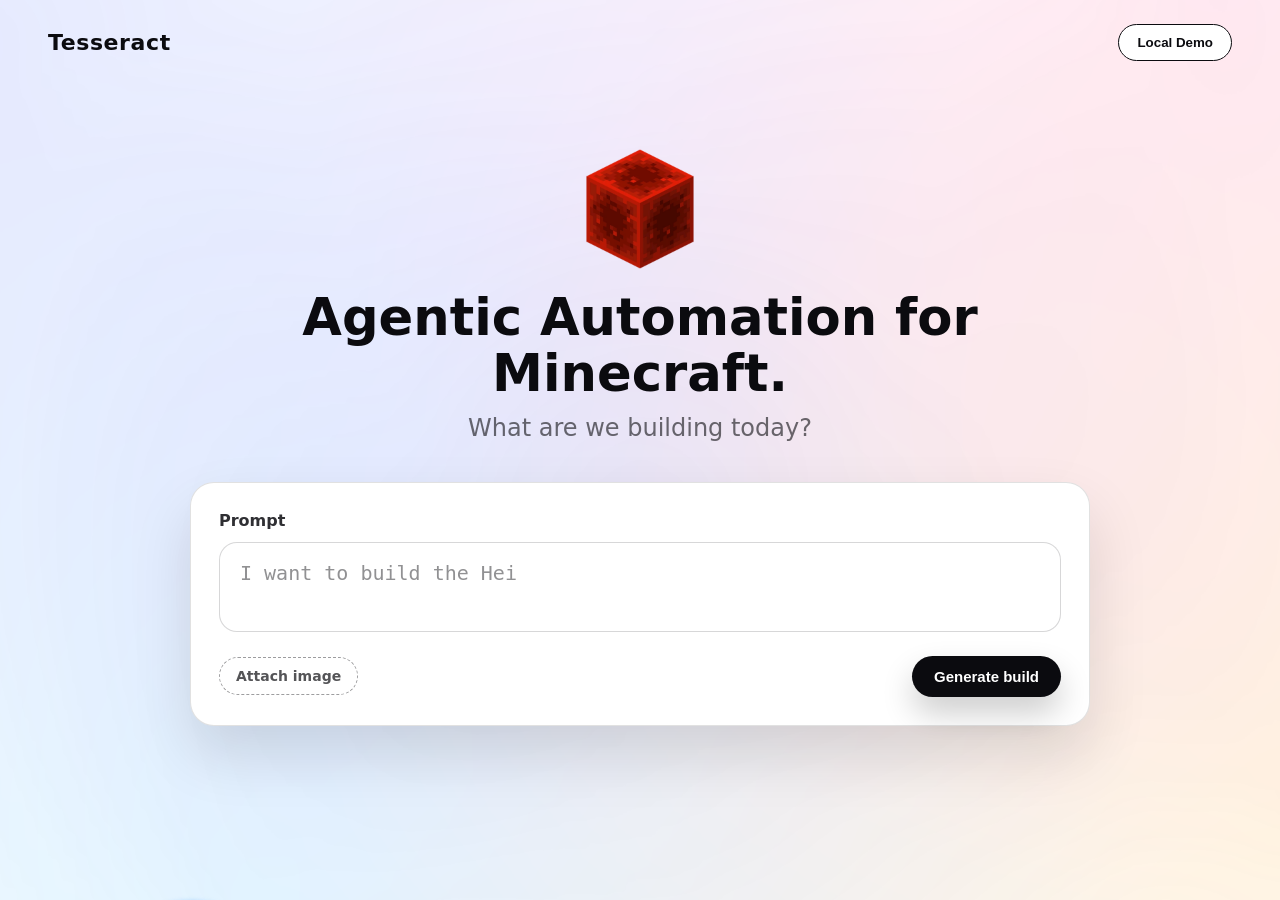
<file: web/index.html>
<!DOCTYPE html>
<html lang="en">
  <head>
    <meta charset="UTF-8" />
    <meta name="viewport" content="width=device-width, initial-scale=1.0" />
    <title>Tesseract Build Compiler</title>
    <link rel="stylesheet" href="./styles.css" />
  </head>
  <body>
    <div class="bubbles" aria-hidden="true">
      <span class="bubble bubble-1"></span>
      <span class="bubble bubble-2"></span>
      <span class="bubble bubble-3"></span>
      <span class="bubble bubble-4"></span>
      <span class="bubble bubble-5"></span>
      <span class="bubble bubble-6"></span>
      <span class="bubble bubble-7"></span>
      <span class="bubble bubble-8"></span>
    </div>
    <header class="top-bar">
      <div class="brand">Tesseract</div>
      <button class="ghost-button" type="button">Local Demo</button>
    </header>

    <main class="hero">
      <div class="hero-content" id="heroContent">
        <img class="logo" src="./redstoneblock.png" alt="Redstone Block" />
        <h1>Agentic Automation for Minecraft.</h1>
        <p class="subtitle">What are we building today?</p>

        <div class="prompt-card">
          <label class="prompt-label" for="promptInput">Prompt</label>
          <textarea
            id="promptInput"
            class="prompt-input"
            rows="2"
            placeholder="I want to build"
          ></textarea>
          <div class="prompt-actions">
            <label class="attach-button" for="imageInput">Attach image</label>
            <input id="imageInput" type="file" accept="image/*" multiple />
            <button class="primary-button" type="button" id="generateButton">Generate build</button>
          </div>
        </div>
      </div>
      <div class="status-panel hidden" id="statusPanel">
        <div class="status-message" id="statusMessage">Initializing...</div>
        <div class="status-done hidden" id="statusDone">
          <h2 class="done-title">Done!</h2>
          <p class="done-subtitle"><em>Let it be built before your eyes.</em></p>
          <div class="done-url-row">
            <code class="done-url" id="resultLink"></code>
            <button class="ghost-button" type="button" id="copyButton">Copy</button>
          </div>
        </div>
        <p class="result-error hidden" id="resultError"></p>
      </div>
    </main>

    <script src="./app.js"></script>
  </body>
</html>
</file>
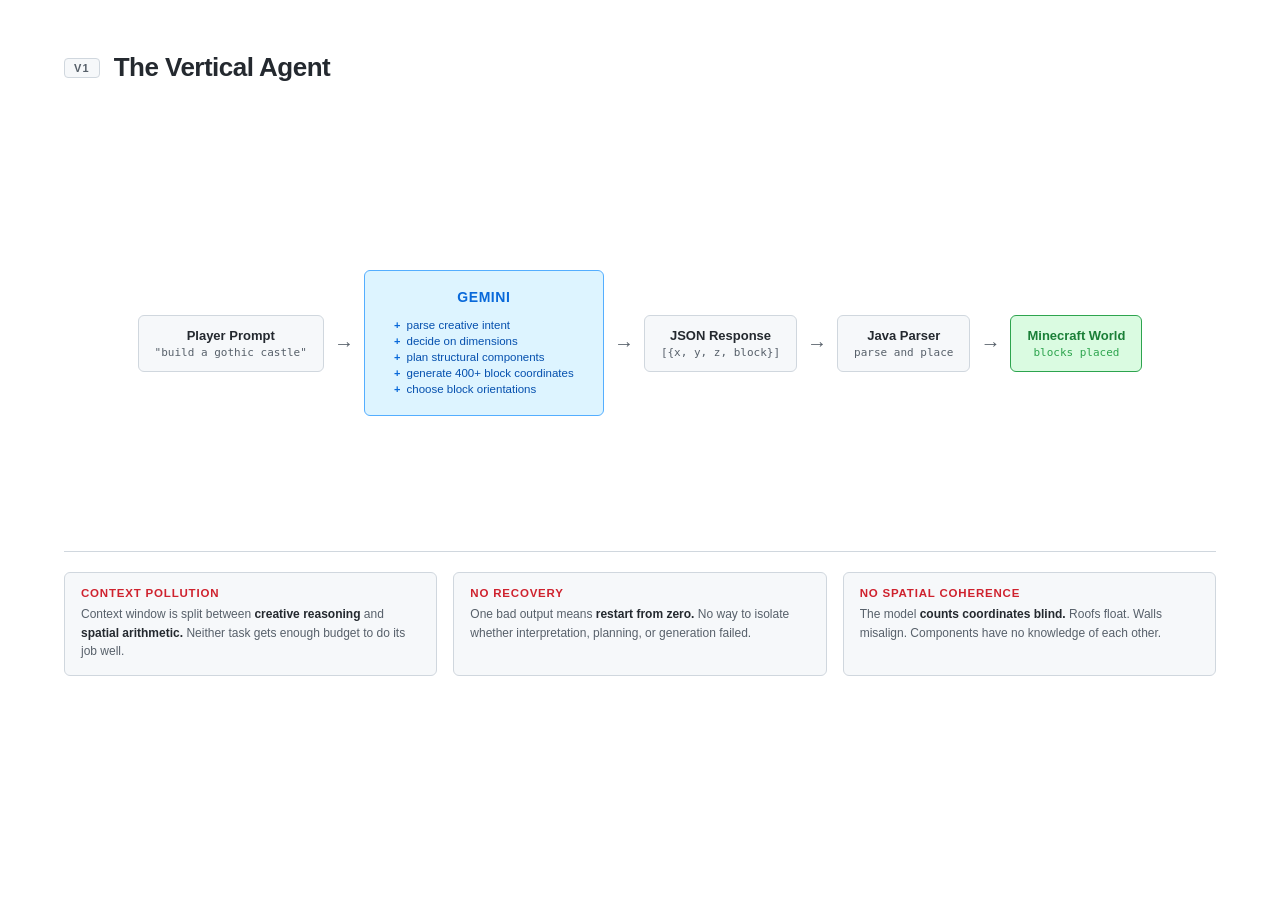
<file: slides/v0_architecture.html>
<!DOCTYPE html>
<html>
<head>
<meta charset="UTF-8">
<style>
  * { box-sizing: border-box; margin: 0; padding: 0; }
  html, body {
    width: 1280px; height: 720px;
    background: #ffffff;
    color: #24292f;
    font-family: -apple-system, BlinkMacSystemFont, 'Segoe UI', Helvetica, Arial, sans-serif;
    overflow: hidden;
  }

  .slide {
    width: 1280px; height: 720px;
    display: flex;
    flex-direction: column;
    padding: 52px 64px 44px;
  }

  .header {
    display: flex;
    align-items: center;
    gap: 14px;
    margin-bottom: 52px;
    flex-shrink: 0;
  }
  .tag {
    background: #f6f8fa;
    border: 1px solid #d0d7de;
    color: #57606a;
    font-size: 11px;
    font-weight: 700;
    letter-spacing: 0.1em;
    text-transform: uppercase;
    padding: 3px 9px;
    border-radius: 4px;
  }
  .title {
    font-size: 26px;
    font-weight: 700;
    color: #24292f;
    letter-spacing: -0.02em;
  }

  /* Pipeline */
  .pipeline {
    display: flex;
    align-items: center;
    justify-content: center;
    flex: 1;
  }

  .arrow {
    color: #57606a;
    font-size: 20px;
    padding: 0 10px;
    flex-shrink: 0;
  }

  .node {
    display: flex;
    flex-direction: column;
    align-items: center;
    justify-content: center;
    border-radius: 6px;
    padding: 12px 16px;
    text-align: center;
    flex-shrink: 0;
  }
  .node .n-label {
    font-size: 13px;
    font-weight: 600;
  }
  .node .n-sub {
    font-size: 11px;
    margin-top: 3px;
    font-family: 'SF Mono', 'Consolas', monospace;
  }

  /* plain node */
  .node-plain {
    background: #f6f8fa;
    border: 1px solid #d0d7de;
    min-width: 110px;
  }
  .node-plain .n-label { color: #24292f; }
  .node-plain .n-sub   { color: #57606a; }

  /* LLM node */
  .node-llm {
    background: #ddf4ff;
    border: 1px solid #54aeff;
    min-width: 240px;
  }
  .node-llm .gem-title {
    font-size: 14px;
    font-weight: 700;
    color: #0969da;
    letter-spacing: 0.04em;
    margin-bottom: 12px;
  }
  .node-llm ul {
    list-style: none;
    text-align: left;
  }
  .node-llm ul li {
    font-size: 11.5px;
    color: #0550ae;
    padding: 2px 0;
    display: flex;
    align-items: center;
    gap: 6px;
  }
  .node-llm ul li::before {
    content: '+';
    font-weight: 700;
    color: #0969da;
    font-size: 11px;
  }

  /* output node */
  .node-out {
    background: #dafbe1;
    border: 1px solid #2da44e;
    min-width: 110px;
  }
  .node-out .n-label { color: #1a7f37; }
  .node-out .n-sub   { color: #2da44e; }

  /* Divider */
  .divider {
    width: 100%;
    height: 1px;
    background: #d0d7de;
    margin: 0 0 20px;
  }

  /* Limitation cards */
  .limitations {
    display: flex;
    gap: 16px;
    flex-shrink: 0;
  }
  .limit-card {
    flex: 1;
    background: #f6f8fa;
    border: 1px solid #d0d7de;
    border-radius: 6px;
    padding: 14px 16px;
  }
  .limit-card .l-title {
    font-size: 11.5px;
    font-weight: 700;
    color: #cf222e;
    text-transform: uppercase;
    letter-spacing: 0.07em;
    margin-bottom: 6px;
  }
  .limit-card .l-body {
    font-size: 12px;
    color: #57606a;
    line-height: 1.55;
  }
  .limit-card .l-body strong { color: #24292f; }
</style>
</head>
<body>
<div class="slide">

  <div class="header">
    <span class="tag">v1</span>
    <span class="title">The Vertical Agent</span>
  </div>

  <div class="pipeline">

    <div class="node node-plain">
      <div class="n-label">Player Prompt</div>
      <div class="n-sub">"build a gothic castle"</div>
    </div>

    <div class="arrow">→</div>

    <div class="node node-llm" style="padding: 18px 24px;">
      <div class="gem-title">GEMINI</div>
      <ul>
        <li>parse creative intent</li>
        <li>decide on dimensions</li>
        <li>plan structural components</li>
        <li>generate 400+ block coordinates</li>
        <li>choose block orientations</li>
      </ul>
    </div>

    <div class="arrow">→</div>

    <div class="node node-plain">
      <div class="n-label">JSON Response</div>
      <div class="n-sub">[{x, y, z, block}]</div>
    </div>

    <div class="arrow">→</div>

    <div class="node node-plain">
      <div class="n-label">Java Parser</div>
      <div class="n-sub">parse and place</div>
    </div>

    <div class="arrow">→</div>

    <div class="node node-out">
      <div class="n-label">Minecraft World</div>
      <div class="n-sub">blocks placed</div>
    </div>

  </div>

  <div class="divider"></div>

  <div class="limitations">
    <div class="limit-card">
      <div class="l-title">Context Pollution</div>
      <div class="l-body">
        Context window is split between <strong>creative reasoning</strong> and <strong>spatial arithmetic.</strong>
        Neither task gets enough budget to do its job well.
      </div>
    </div>
    <div class="limit-card">
      <div class="l-title">No Recovery</div>
      <div class="l-body">
        One bad output means <strong>restart from zero.</strong>
        No way to isolate whether interpretation, planning, or generation failed.
      </div>
    </div>
    <div class="limit-card">
      <div class="l-title">No Spatial Coherence</div>
      <div class="l-body">
        The model <strong>counts coordinates blind.</strong>
        Roofs float. Walls misalign. Components have no knowledge of each other.
      </div>
    </div>
  </div>

</div>
</body>
</html>
</file>
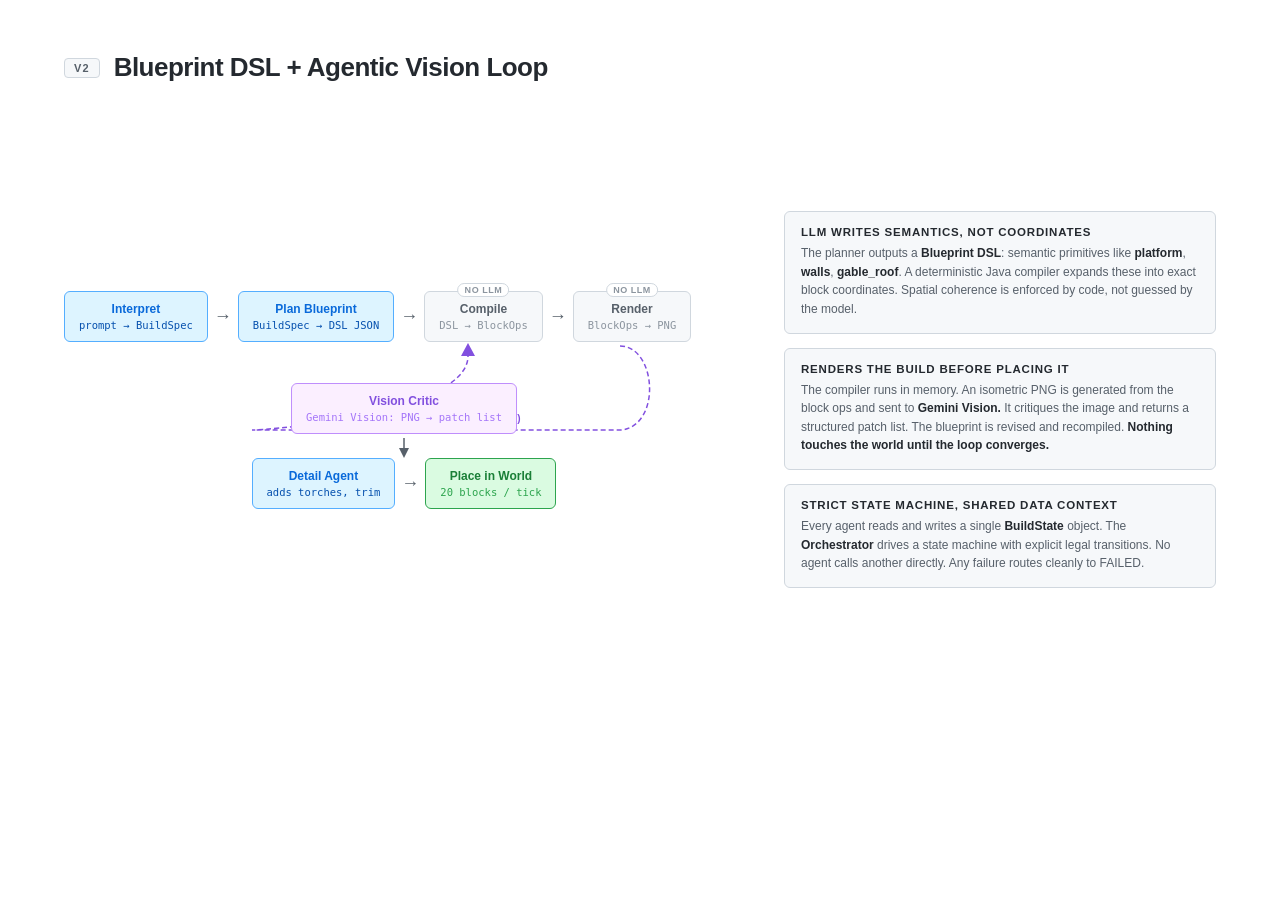
<file: slides/v2_architecture.html>
<!DOCTYPE html>
<html>
<head>
<meta charset="UTF-8">
<style>
  * { box-sizing: border-box; margin: 0; padding: 0; }
  html, body {
    width: 1280px; height: 720px;
    background: #ffffff;
    color: #24292f;
    font-family: -apple-system, BlinkMacSystemFont, 'Segoe UI', Helvetica, Arial, sans-serif;
    overflow: hidden;
  }

  .slide {
    width: 1280px; height: 720px;
    display: flex;
    flex-direction: column;
    padding: 52px 64px 44px;
  }

  .header {
    display: flex;
    align-items: center;
    gap: 14px;
    margin-bottom: 40px;
    flex-shrink: 0;
  }
  .tag {
    background: #f6f8fa;
    border: 1px solid #d0d7de;
    color: #57606a;
    font-size: 11px;
    font-weight: 700;
    letter-spacing: 0.1em;
    text-transform: uppercase;
    padding: 3px 9px;
    border-radius: 4px;
  }
  .title {
    font-size: 26px;
    font-weight: 700;
    color: #24292f;
    letter-spacing: -0.02em;
  }

  /* body: pipeline left, cards right */
  .body {
    display: flex;
    gap: 40px;
    flex: 1;
    min-height: 0;
  }

  /* ---- Pipeline ---- */
  .pipeline-col {
    position: relative;
    flex-shrink: 0;
    width: 680px;
    display: flex;
    flex-direction: column;
    justify-content: center;
  }

  .row {
    display: flex;
    align-items: center;
  }

  .arrow {
    color: #57606a;
    font-size: 18px;
    padding: 0 6px;
    flex-shrink: 0;
  }

  /* base node */
  .node {
    display: flex;
    flex-direction: column;
    align-items: center;
    justify-content: center;
    border-radius: 6px;
    padding: 10px 14px;
    text-align: center;
    flex-shrink: 0;
  }
  .n-label {
    font-size: 12px;
    font-weight: 700;
    white-space: nowrap;
  }
  .n-sub {
    font-size: 10.5px;
    margin-top: 3px;
    font-family: 'SF Mono', 'Consolas', monospace;
    white-space: nowrap;
  }

  /* LLM node: blue */
  .llm {
    background: #ddf4ff;
    border: 1px solid #54aeff;
    min-width: 116px;
  }
  .llm .n-label { color: #0969da; }
  .llm .n-sub   { color: #0550ae; }

  /* deterministic node: gray */
  .det {
    background: #f6f8fa;
    border: 1px solid #d0d7de;
    min-width: 116px;
    position: relative;
  }
  .det .n-label { color: #57606a; }
  .det .n-sub   { color: #8c959f; }

  /* critic node: purple */
  .critic {
    background: #fbefff;
    border: 1px solid #bf8efc;
    min-width: 130px;
  }
  .critic .n-label { color: #8250df; }
  .critic .n-sub   { color: #a475f9; }

  /* output node: green */
  .out {
    background: #dafbe1;
    border: 1px solid #2da44e;
    min-width: 116px;
  }
  .out .n-label { color: #1a7f37; }
  .out .n-sub   { color: #2da44e; }

  /* "no llm" badge */
  .badge {
    position: absolute;
    top: -9px;
    left: 50%;
    transform: translateX(-50%);
    background: #ffffff;
    border: 1px solid #d0d7de;
    color: #8c959f;
    font-size: 9px;
    font-weight: 700;
    letter-spacing: 0.06em;
    padding: 1px 6px;
    border-radius: 99px;
    white-space: nowrap;
    text-transform: uppercase;
  }

  /* ---- Cards ---- */
  .cards-col {
    flex: 1;
    display: flex;
    flex-direction: column;
    gap: 14px;
    justify-content: center;
  }

  .card {
    background: #f6f8fa;
    border: 1px solid #d0d7de;
    border-radius: 6px;
    padding: 14px 16px;
  }

  .card-title {
    font-size: 11.5px;
    font-weight: 700;
    text-transform: uppercase;
    letter-spacing: 0.07em;
    margin-bottom: 6px;
    color: #24292f;
  }
  .card-body {
    font-size: 12px;
    color: #57606a;
    line-height: 1.55;
  }
  .card-body strong { color: #24292f; }
</style>
</head>
<body>
<div class="slide">

  <div class="header">
    <span class="tag">v2</span>
    <span class="title">Blueprint DSL + Agentic Vision Loop</span>
  </div>

  <div class="body">

    <!-- Pipeline -->
    <div class="pipeline-col" id="pcol">

      <!-- Row 1 -->
      <div class="row" id="row1">
        <div class="node llm" id="n-interp">
          <div class="n-label">Interpret</div>
          <div class="n-sub">prompt → BuildSpec</div>
        </div>
        <div class="arrow">→</div>

        <div class="node llm" id="n-plan">
          <div class="n-label">Plan Blueprint</div>
          <div class="n-sub">BuildSpec → DSL JSON</div>
        </div>
        <div class="arrow">→</div>

        <div class="node det" id="n-compile">
          <span class="badge">no llm</span>
          <div class="n-label">Compile</div>
          <div class="n-sub">DSL → BlockOps</div>
        </div>
        <div class="arrow">→</div>

        <div class="node det" id="n-render">
          <span class="badge">no llm</span>
          <div class="n-label">Render</div>
          <div class="n-sub">BlockOps → PNG</div>
        </div>
      </div>

      <!-- Arc zone: critic + SVG loop arrow -->
      <div style="position:relative; height:96px; width:100%;">
        <svg style="position:absolute;top:0;left:0;" width="680" height="96">
          <!--
            Arc: starts below Render (~x=556), curves down-right to bottom,
            runs left across the bottom (passing through Critic at ~x=340),
            then curves up to arrive at Compile center (~x=404) pointing straight up.
            The last control point (404,70) shares the same x as the endpoint (404,14)
            so the tangent at the endpoint is purely vertical — arrowhead points straight up.
          -->
          <path d="M 556,4 C 592,4 598,82 558,88 L 188,88 C 210,88 404,70 404,14"
                stroke="#8250df" stroke-width="1.5" stroke-dasharray="5,3"
                fill="none"/>
          <!-- Explicit upward-pointing arrowhead at Compile center -->
          <polygon points="397,14 404,1 411,14" fill="#8250df"/>
          <text x="390" y="80" text-anchor="middle"
                fill="#8250df" font-size="10" font-family="sans-serif" font-weight="600">
            patch + recompile (up to 3x)
          </text>
        </svg>

        <!-- Vision Critic sits below arc midpoint -->
        <div class="node critic"
             style="position:absolute; bottom:4px; left:50%; transform:translateX(-50%);">
          <div class="n-label">Vision Critic</div>
          <div class="n-sub">Gemini Vision: PNG → patch list</div>
        </div>
      </div>

      <!-- Down arrow from critic to row2 -->
      <div style="position:relative; height:20px;">
        <svg style="position:absolute;left:50%;transform:translateX(-50%);" width="20" height="20">
          <line x1="10" y1="0" x2="10" y2="14" stroke="#57606a" stroke-width="1.5"/>
          <polygon points="5,10 10,20 15,10" fill="#57606a"/>
        </svg>
      </div>

      <!-- Row 2 -->
      <div class="row" id="row2" style="justify-content:center;">
        <div class="node llm" id="n-detail">
          <div class="n-label">Detail Agent</div>
          <div class="n-sub">adds torches, trim</div>
        </div>
        <div class="arrow">→</div>

        <div class="node out" id="n-place">
          <div class="n-label">Place in World</div>
          <div class="n-sub">20 blocks / tick</div>
        </div>
      </div>

    </div>

    <!-- Cards -->
    <div class="cards-col">

      <div class="card">
        <div class="card-title">LLM writes semantics, not coordinates</div>
        <div class="card-body">
          The planner outputs a <strong>Blueprint DSL</strong>: semantic primitives like
          <strong>platform</strong>, <strong>walls</strong>, <strong>gable_roof</strong>.
          A deterministic Java compiler expands these into exact block coordinates.
          Spatial coherence is enforced by code, not guessed by the model.
        </div>
      </div>

      <div class="card">
        <div class="card-title">Renders the build before placing it</div>
        <div class="card-body">
          The compiler runs in memory. An isometric PNG is generated from the block ops
          and sent to <strong>Gemini Vision.</strong> It critiques the image and returns
          a structured patch list. The blueprint is revised and recompiled.
          <strong>Nothing touches the world until the loop converges.</strong>
        </div>
      </div>

      <div class="card">
        <div class="card-title">Strict state machine, shared data context</div>
        <div class="card-body">
          Every agent reads and writes a single <strong>BuildState</strong> object.
          The <strong>Orchestrator</strong> drives a state machine with explicit legal transitions.
          No agent calls another directly. Any failure routes cleanly to FAILED.
        </div>
      </div>

    </div>

  </div>
</div>
</body>
</html>
</file>
<file: web/styles.css>
* {
  box-sizing: border-box;
}

body {
  margin: 0;
  min-height: 100vh;
  font-family: -apple-system, BlinkMacSystemFont, "SF Pro Display", "SF Pro Text", system-ui, sans-serif;
  background: #ffffff;
  color: #0b0b0f;
  position: relative;
  overflow-x: hidden;
}

body::before {
  content: "";
  position: fixed;
  inset: -25%;
  background:
    radial-gradient(circle at 15% 20%, rgba(63, 94, 251, 0.18), transparent 50%),
    radial-gradient(circle at 80% 15%, rgba(255, 94, 183, 0.18), transparent 48%),
    radial-gradient(circle at 85% 75%, rgba(255, 153, 0, 0.16), transparent 52%),
    radial-gradient(circle at 30% 85%, rgba(58, 190, 255, 0.18), transparent 50%),
    radial-gradient(circle at 50% 55%, rgba(145, 94, 255, 0.14), transparent 55%);
  filter: blur(18px);
  opacity: 0.75;
  animation: drift 22s ease-in-out infinite alternate;
  z-index: 0;
  pointer-events: none;
}

.bubbles {
  position: fixed;
  inset: 0;
  pointer-events: none;
  overflow: hidden;
  z-index: 0;
}

.bubble {
  position: absolute;
  border-radius: 999px;
  filter: blur(2px);
  opacity: 0.6;
  animation: floatUp 24s linear infinite;
  mix-blend-mode: multiply;
}

.bubble-1 {
  width: 180px;
  height: 180px;
  left: 8%;
  bottom: -20%;
  background: radial-gradient(circle at 30% 30%, rgba(88, 170, 255, 0.75), rgba(88, 170, 255, 0.15));
  animation-duration: 28s;
}

.bubble-2 {
  width: 240px;
  height: 240px;
  left: 60%;
  bottom: -30%;
  background: radial-gradient(circle at 30% 30%, rgba(255, 120, 188, 0.7), rgba(255, 120, 188, 0.12));
  animation-duration: 32s;
  animation-delay: -6s;
}

.bubble-3 {
  width: 120px;
  height: 120px;
  left: 75%;
  bottom: -15%;
  background: radial-gradient(circle at 30% 30%, rgba(255, 199, 92, 0.65), rgba(255, 199, 92, 0.1));
  animation-duration: 22s;
  animation-delay: -10s;
}

.bubble-4 {
  width: 140px;
  height: 140px;
  left: 30%;
  bottom: -25%;
  background: radial-gradient(circle at 30% 30%, rgba(115, 255, 211, 0.6), rgba(115, 255, 211, 0.1));
  animation-duration: 26s;
  animation-delay: -14s;
}

.bubble-5 {
  width: 90px;
  height: 90px;
  left: 15%;
  bottom: -20%;
  background: radial-gradient(circle at 30% 30%, rgba(170, 130, 255, 0.6), rgba(170, 130, 255, 0.1));
  animation-duration: 20s;
  animation-delay: -4s;
}

.bubble-6 {
  width: 200px;
  height: 200px;
  left: 40%;
  bottom: -35%;
  background: radial-gradient(circle at 30% 30%, rgba(90, 120, 255, 0.65), rgba(90, 120, 255, 0.12));
  animation-duration: 30s;
  animation-delay: -12s;
}

.bubble-7 {
  width: 110px;
  height: 110px;
  left: 85%;
  bottom: -25%;
  background: radial-gradient(circle at 30% 30%, rgba(255, 140, 105, 0.6), rgba(255, 140, 105, 0.1));
  animation-duration: 24s;
  animation-delay: -8s;
}

.bubble-8 {
  width: 260px;
  height: 260px;
  left: 5%;
  bottom: -40%;
  background: radial-gradient(circle at 30% 30%, rgba(116, 200, 255, 0.55), rgba(116, 200, 255, 0.08));
  animation-duration: 34s;
  animation-delay: -16s;
}

.top-bar {
  display: flex;
  align-items: center;
  justify-content: space-between;
  padding: 24px 48px;
  position: relative;
  z-index: 1;
}

.brand {
  font-size: 22px;
  font-weight: 700;
  letter-spacing: 0.6px;
}

.ghost-button {
  background: #ffffff;
  border: 1px solid #0b0b0f;
  color: #0b0b0f;
  border-radius: 999px;
  padding: 10px 18px;
  font-weight: 600;
  cursor: pointer;
}

.hero {
  display: flex;
  align-items: center;
  justify-content: center;
  padding: 64px 24px 96px;
  position: relative;
  z-index: 1;
}

.hero-content {
  width: min(900px, 92vw);
  text-align: center;
  transition: opacity 1s ease, transform 1s ease;
}

.logo {
  width: 120px;
  height: 120px;
  object-fit: contain;
  margin-bottom: 16px;
  border-radius: 24px;
  animation: floatBob 5s ease-in-out infinite;
}

h1 {
  font-size: clamp(32px, 4vw, 56px);
  font-weight: 800;
  margin: 0 0 12px;
  line-height: 1.1;
}

.subtitle {
  font-size: clamp(18px, 2.2vw, 24px);
  color: rgba(11, 11, 15, 0.6);
  margin: 0 0 40px;
  font-weight: 500;
}

.prompt-card {
  background: #ffffff;
  border: 1px solid rgba(11, 11, 15, 0.12);
  padding: 28px;
  border-radius: 24px;
  text-align: left;
  box-shadow: 0 28px 60px rgba(0, 0, 0, 0.12);
}

.status-panel {
  width: min(680px, 90vw);
  background: transparent;
  border: none;
  border-radius: 0;
  padding: 0;
  box-shadow: none;
  text-align: center;
  opacity: 1;
  transform: none;
}

.status-message {
  font-size: clamp(20px, 2.4vw, 26px);
  font-weight: 600;
  color: rgba(11, 11, 15, 0.8);
  letter-spacing: 0.01em;
}

.status-done {
  margin-top: 24px;
}

.done-title {
  margin: 0 0 8px;
  font-weight: 800;
  color: rgba(11, 11, 15, 0.9);
}

.done-url-row {
  display: flex;
  align-items: center;
  justify-content: space-between;
  gap: 12px;
  flex-wrap: wrap;
  margin-top: 16px;
}

.done-url {
  font-family: "SF Mono", "SFMono-Regular", Menlo, Monaco, Consolas, "Liberation Mono", monospace;
  font-size: 14px;
  color: #0b0b0f;
  background: rgba(11, 11, 15, 0.04);
  padding: 8px 12px;
  border-radius: 12px;
  word-break: break-all;
}

.done-subtitle {
  margin: 0;
  color: rgba(11, 11, 15, 0.6);
  font-size: 16px;
}

.is-generating .hero-content {
  opacity: 0;
  transform: translateY(-32px);
  pointer-events: none;
}


.prompt-label {
  display: block;
  font-weight: 600;
  margin-bottom: 12px;
  color: rgba(11, 11, 15, 0.85);
}

.prompt-input {
  width: 100%;
  min-height: 90px;
  border-radius: 18px;
  border: 1px solid rgba(11, 11, 15, 0.16);
  background: #ffffff;
  padding: 18px 20px;
  color: #0b0b0f;
  font-size: 20px;
  font-weight: 600;
  resize: none;
  outline: none;
}

.prompt-input::placeholder {
  color: rgba(11, 11, 15, 0.45);
  font-weight: 500;
}

.prompt-actions {
  display: flex;
  align-items: center;
  justify-content: space-between;
  flex-wrap: wrap;
  gap: 16px;
  margin-top: 20px;
}

.result {
  margin-top: 22px;
  padding: 16px 18px;
  border-radius: 18px;
  border: 1px solid rgba(11, 11, 15, 0.12);
  background: rgba(255, 255, 255, 0.9);
}

.result-row {
  display: flex;
  align-items: center;
  justify-content: space-between;
  gap: 12px;
  margin-bottom: 10px;
}

.result-label {
  font-weight: 600;
  color: rgba(11, 11, 15, 0.7);
}

.result-link {
  display: block;
  color: #0b0b0f;
  font-weight: 600;
  word-break: break-all;
  text-decoration: none;
  margin-bottom: 6px;
}

.result-link:hover {
  text-decoration: underline;
}

.result-meta {
  margin: 0;
  color: rgba(11, 11, 15, 0.6);
  font-size: 14px;
}

.result-status {
  margin: 0 0 6px;
  color: rgba(11, 11, 15, 0.6);
  font-size: 14px;
}

.result-error {
  margin: 10px 0 0;
  color: #c0392b;
  font-weight: 600;
  font-size: 14px;
  text-align: center;
}

.hidden {
  display: none;
}

.attach-button {
  background: #ffffff;
  border: 1px dashed rgba(11, 11, 15, 0.4);
  color: rgba(11, 11, 15, 0.7);
  padding: 10px 16px;
  border-radius: 999px;
  cursor: pointer;
  font-size: 14px;
  font-weight: 600;
}

#imageInput {
  display: none;
}

.primary-button {
  background: #0b0b0f;
  color: #ffffff;
  border: none;
  padding: 12px 22px;
  border-radius: 999px;
  font-weight: 700;
  cursor: pointer;
  font-size: 15px;
  box-shadow: 0 16px 32px rgba(0, 0, 0, 0.2);
}

@media (max-width: 640px) {
  .top-bar {
    padding: 20px 24px;
  }

  .prompt-card {
    padding: 22px;
  }
}

@keyframes drift {
  0% {
    transform: translate3d(0, 0, 0);
  }
  50% {
    transform: translate3d(-3%, 2%, 0);
  }
  100% {
    transform: translate3d(3%, -2%, 0);
  }
}

@keyframes floatUp {
  0% {
    transform: translate3d(0, 0, 0);
  }
  50% {
    transform: translate3d(20px, -45vh, 0);
  }
  100% {
    transform: translate3d(-10px, -110vh, 0);
  }
}

@keyframes floatBob {
  0% {
    transform: translateY(0);
  }
  50% {
    transform: translateY(-8px);
  }
  100% {
    transform: translateY(0);
  }
}
</file>
